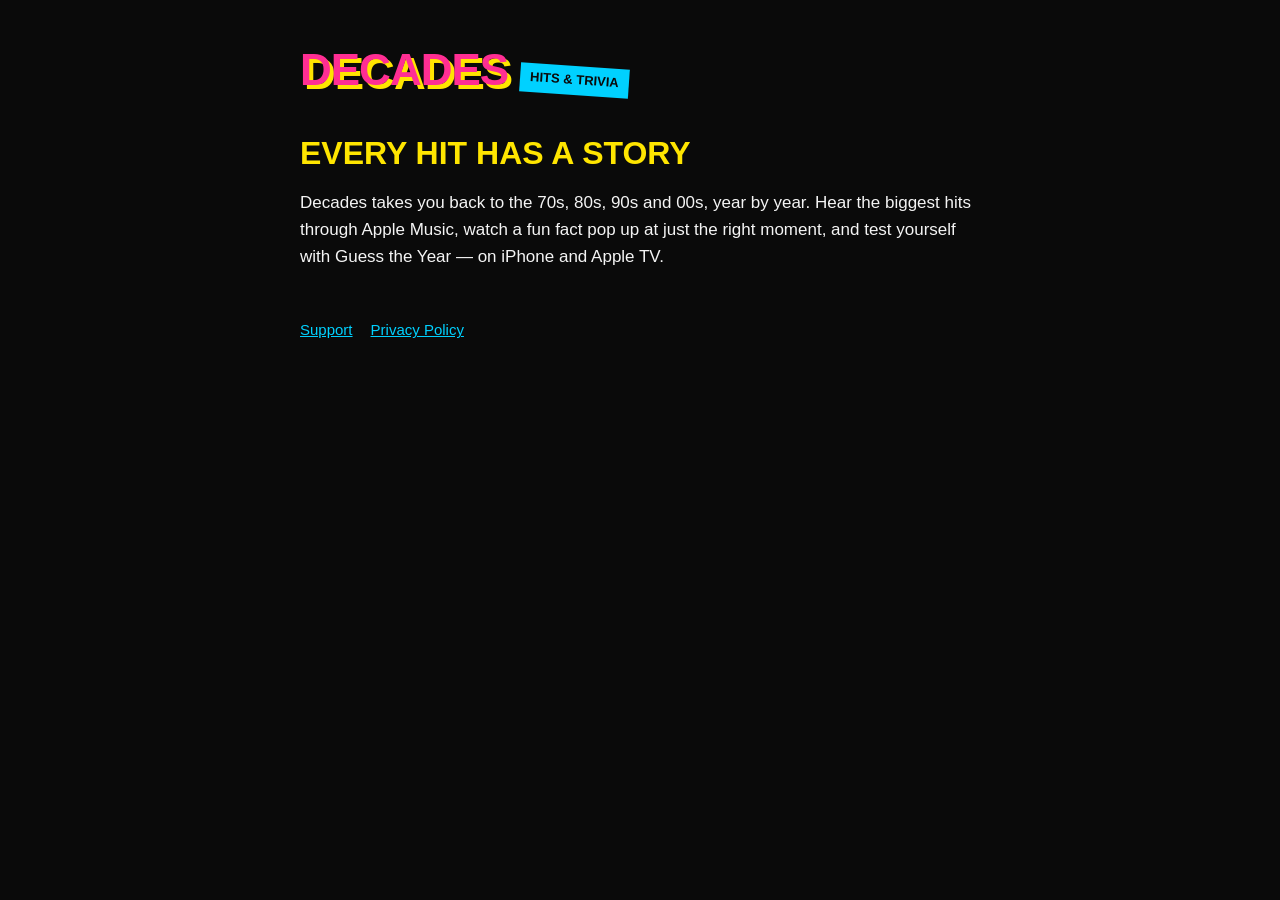
<file: index.html>
<!doctype html>
<html lang="en">
<head>
<meta charset="utf-8">
<meta name="viewport" content="width=device-width, initial-scale=1">
<title>Decades: Hits &amp; Trivia</title>
<meta name="description" content="Relive the 70s, 80s, 90s and 00s, year by year — with the hits, fun facts and Guess the Year.">
<link rel="stylesheet" href="style.css">
</head>
<body>
<main>
  <a class="logo" href="./">DECADES</a><span class="tag">HITS &amp; TRIVIA</span>
  <h1>Every hit has a story</h1>
  <p>Decades takes you back to the 70s, 80s, 90s and 00s, year by year. Hear the biggest hits through Apple Music, watch a fun fact pop up at just the right moment, and test yourself with Guess the Year — on iPhone and Apple TV.</p>
  <nav><a href="support/">Support</a><a href="privacy/">Privacy Policy</a></nav>
</main>
</body>
</html>
</file>
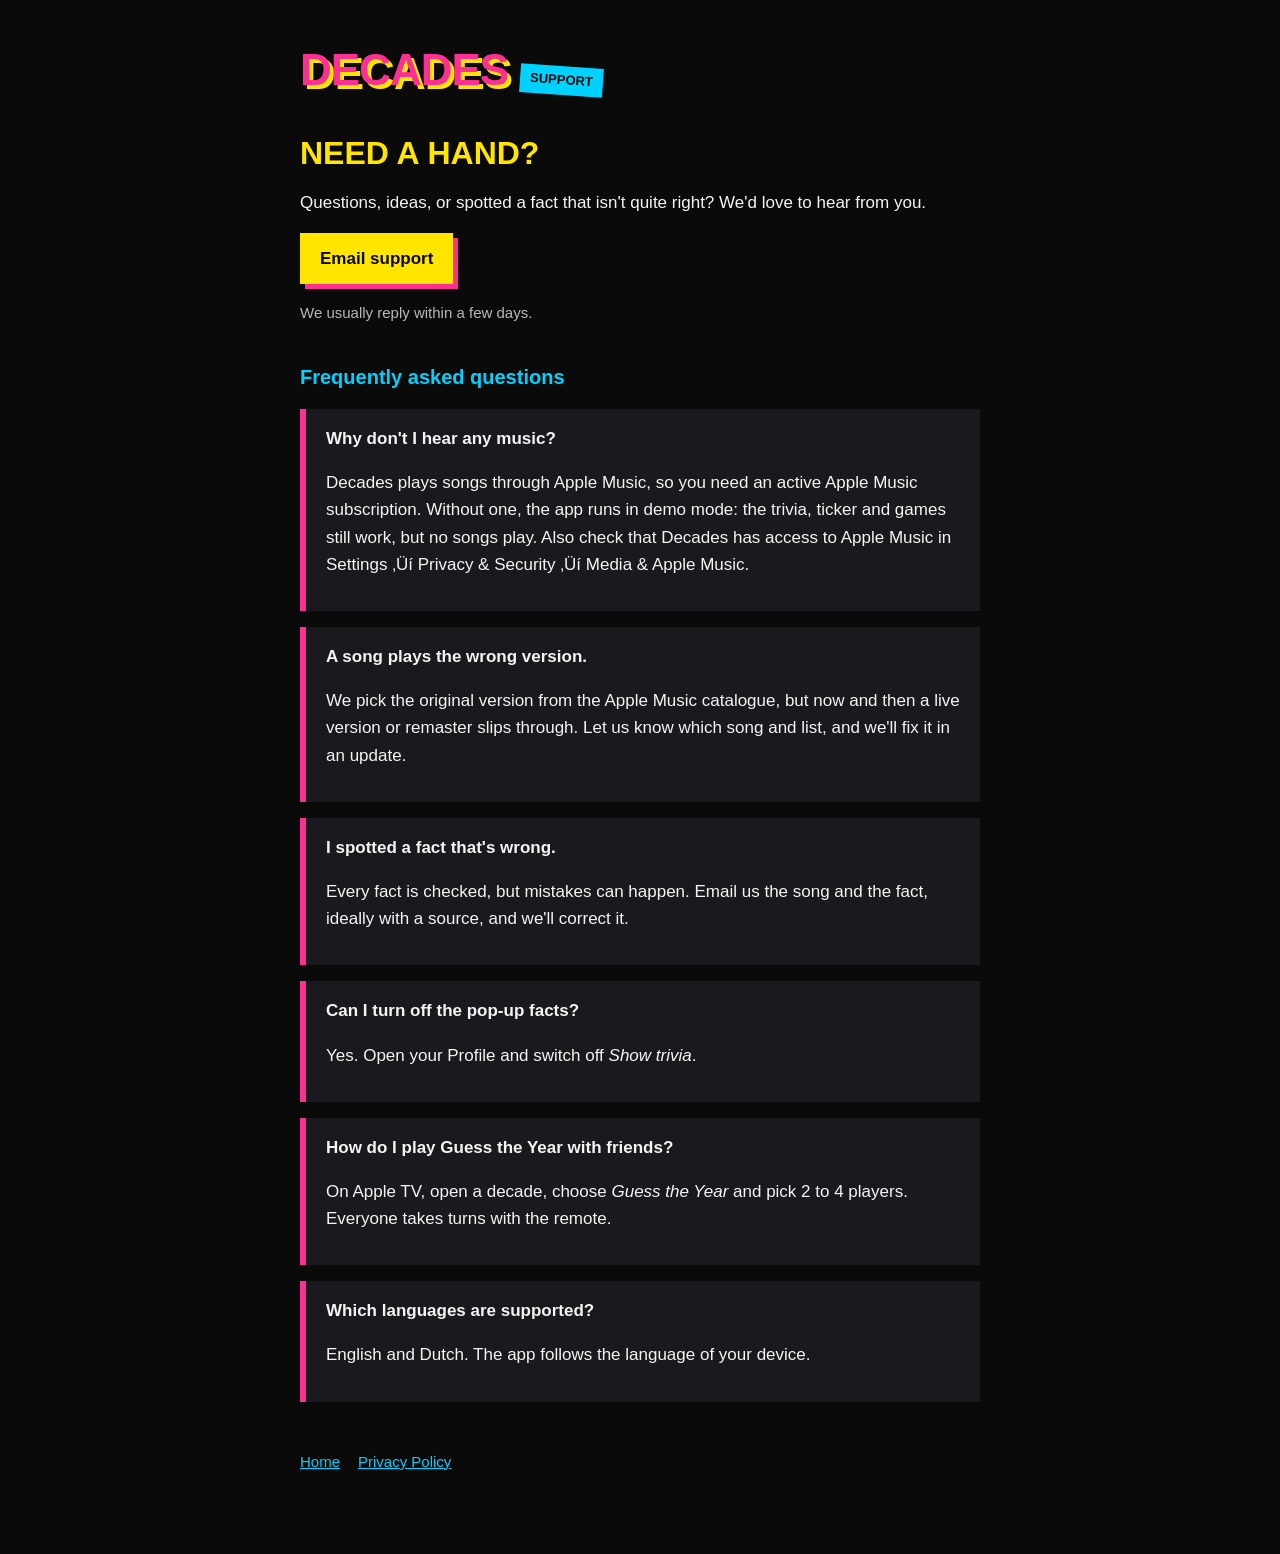
<file: support/index.html>
<!doctype html>
<html lang="en">
<head>
<meta charset="utf-8">
<meta name="viewport" content="width=device-width, initial-scale=1">
<title>Support ¬∑ Decades</title>
<link rel="stylesheet" href="../style.css">
</head>
<body>
<main>
  <a class="logo" href="../">DECADES</a><span class="tag">SUPPORT</span>
  <h1>Need a hand?</h1>
  <p>Questions, ideas, or spotted a fact that isn't quite right? We'd love to hear from you.</p>
  <p><a class="button" href="mailto:remcoudb@gmail.com">Email support</a></p>
  <p class="muted">We usually reply within a few days.</p>

  <h2>Frequently asked questions</h2>

  <div class="card">
    <strong>Why don't I hear any music?</strong>
    <p>Decades plays songs through Apple Music, so you need an active Apple Music subscription. Without one, the app runs in demo mode: the trivia, ticker and games still work, but no songs play. Also check that Decades has access to Apple Music in Settings ‚Üí Privacy &amp; Security ‚Üí Media &amp; Apple Music.</p>
  </div>

  <div class="card">
    <strong>A song plays the wrong version.</strong>
    <p>We pick the original version from the Apple Music catalogue, but now and then a live version or remaster slips through. Let us know which song and list, and we'll fix it in an update.</p>
  </div>

  <div class="card">
    <strong>I spotted a fact that's wrong.</strong>
    <p>Every fact is checked, but mistakes can happen. Email us the song and the fact, ideally with a source, and we'll correct it.</p>
  </div>

  <div class="card">
    <strong>Can I turn off the pop-up facts?</strong>
    <p>Yes. Open your Profile and switch off <em>Show trivia</em>.</p>
  </div>

  <div class="card">
    <strong>How do I play Guess the Year with friends?</strong>
    <p>On Apple TV, open a decade, choose <em>Guess the Year</em> and pick 2 to 4 players. Everyone takes turns with the remote.</p>
  </div>

  <div class="card">
    <strong>Which languages are supported?</strong>
    <p>English and Dutch. The app follows the language of your device.</p>
  </div>

  <nav><a href="../">Home</a><a href="../privacy/">Privacy Policy</a></nav>
</main>
</body>
</html>
</file>
<file: style.css>
:root { --ink: #0A0A0A; --pop: #FF2E93; --yellow: #FFE500; --cyan: #00D1FF; --text: #F4F4F4; --muted: #B8B8B8; }
* { box-sizing: border-box; }
body { margin: 0; background: var(--ink); color: var(--text); font: 17px/1.6 -apple-system, BlinkMacSystemFont, "Helvetica Neue", Arial, sans-serif; }
main { max-width: 720px; margin: 0 auto; padding: 48px 20px 80px; }
.logo { display: inline-block; font: 900 44px/1 "Futura", "Arial Black", sans-serif; letter-spacing: -1px; color: var(--pop); text-shadow: 4px 4px 0 var(--yellow); text-decoration: none; }
.tag { display: inline-block; margin-left: 12px; padding: 4px 10px; background: var(--cyan); color: var(--ink); font-weight: 800; font-size: 13px; transform: rotate(4deg); vertical-align: middle; }
h1 { font: 900 32px/1.15 "Futura", "Arial Black", sans-serif; color: var(--yellow); margin: 40px 0 12px; text-transform: uppercase; }
h2 { font-size: 20px; color: var(--cyan); margin: 36px 0 8px; }
p, li { color: var(--text); }
.muted { color: var(--muted); font-size: 15px; }
a { color: var(--cyan); }
.card { background: #1A1A1E; border-left: 6px solid var(--pop); padding: 16px 20px; margin: 16px 0; }
.button { display: inline-block; background: var(--yellow); color: var(--ink); font-weight: 800; padding: 12px 20px; text-decoration: none; box-shadow: 5px 5px 0 var(--pop); }
nav { margin-top: 48px; font-size: 15px; }
nav a { margin-right: 18px; }
</file>
